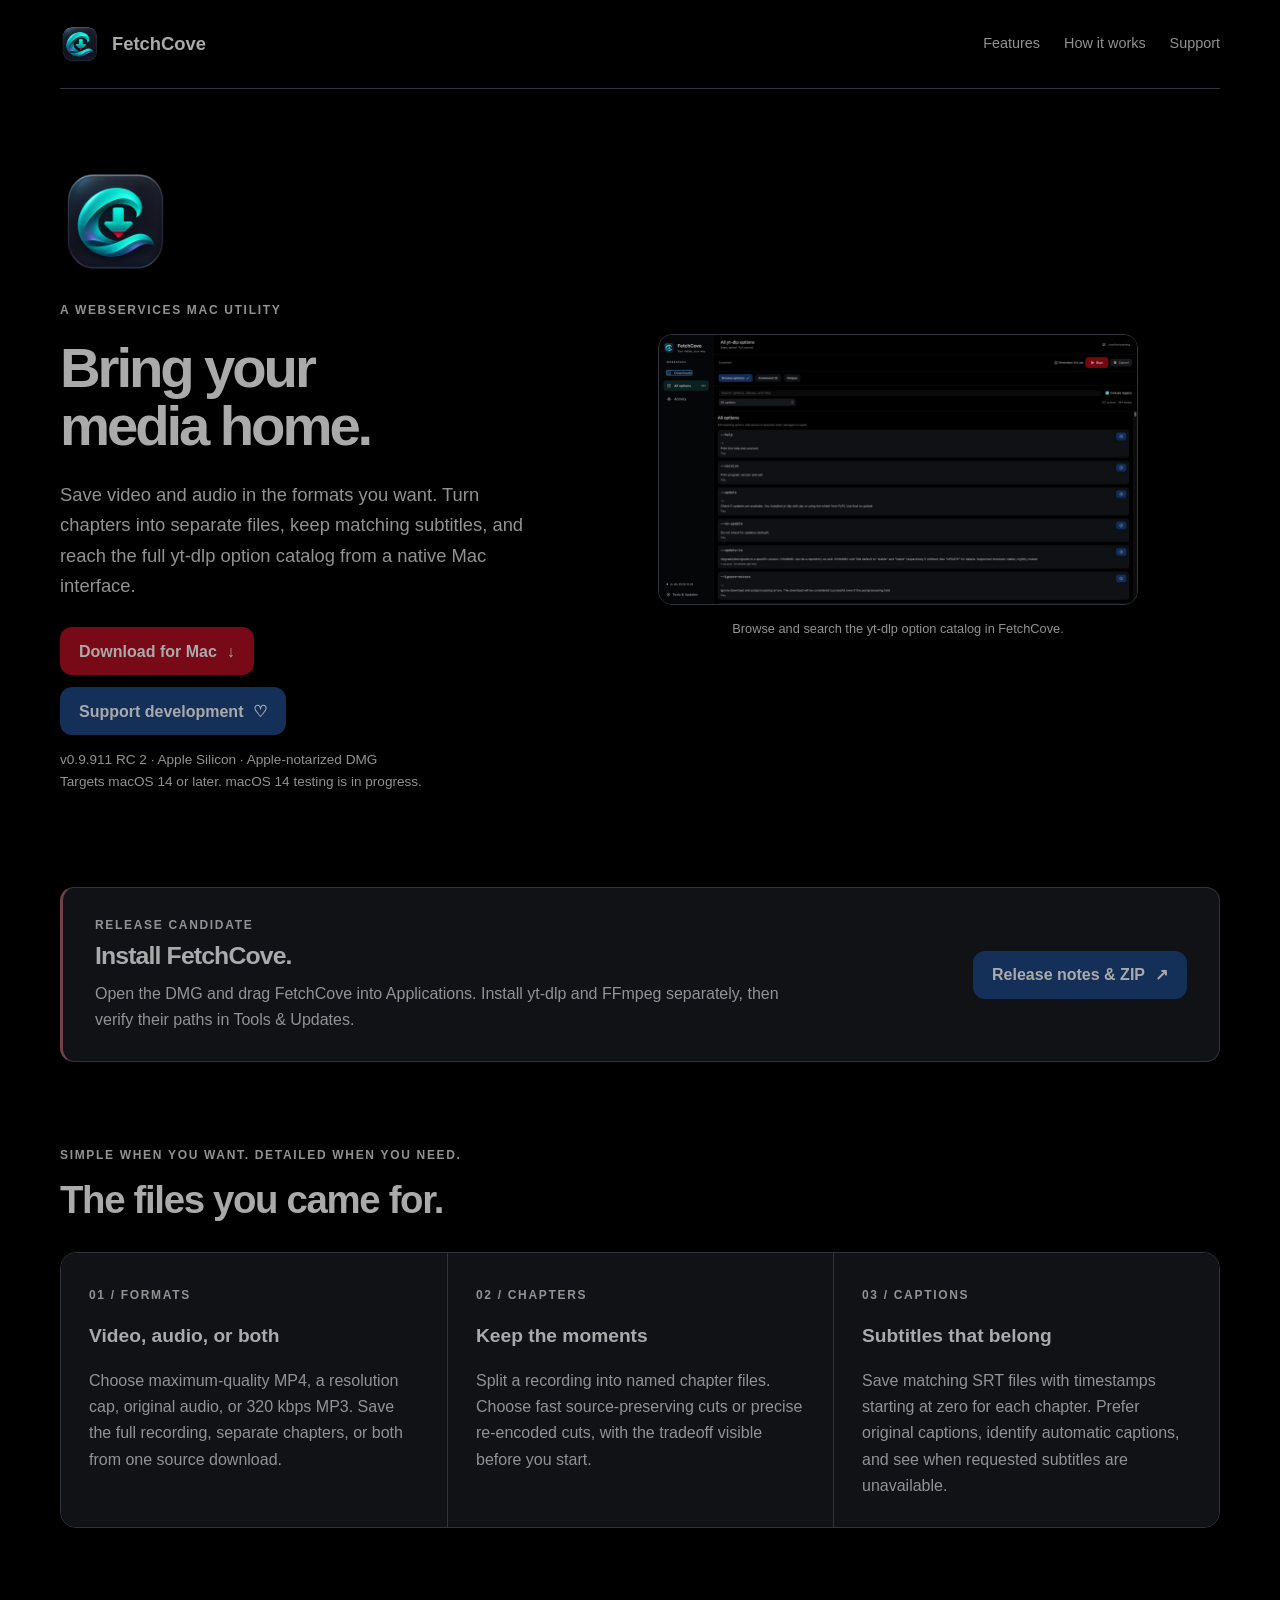
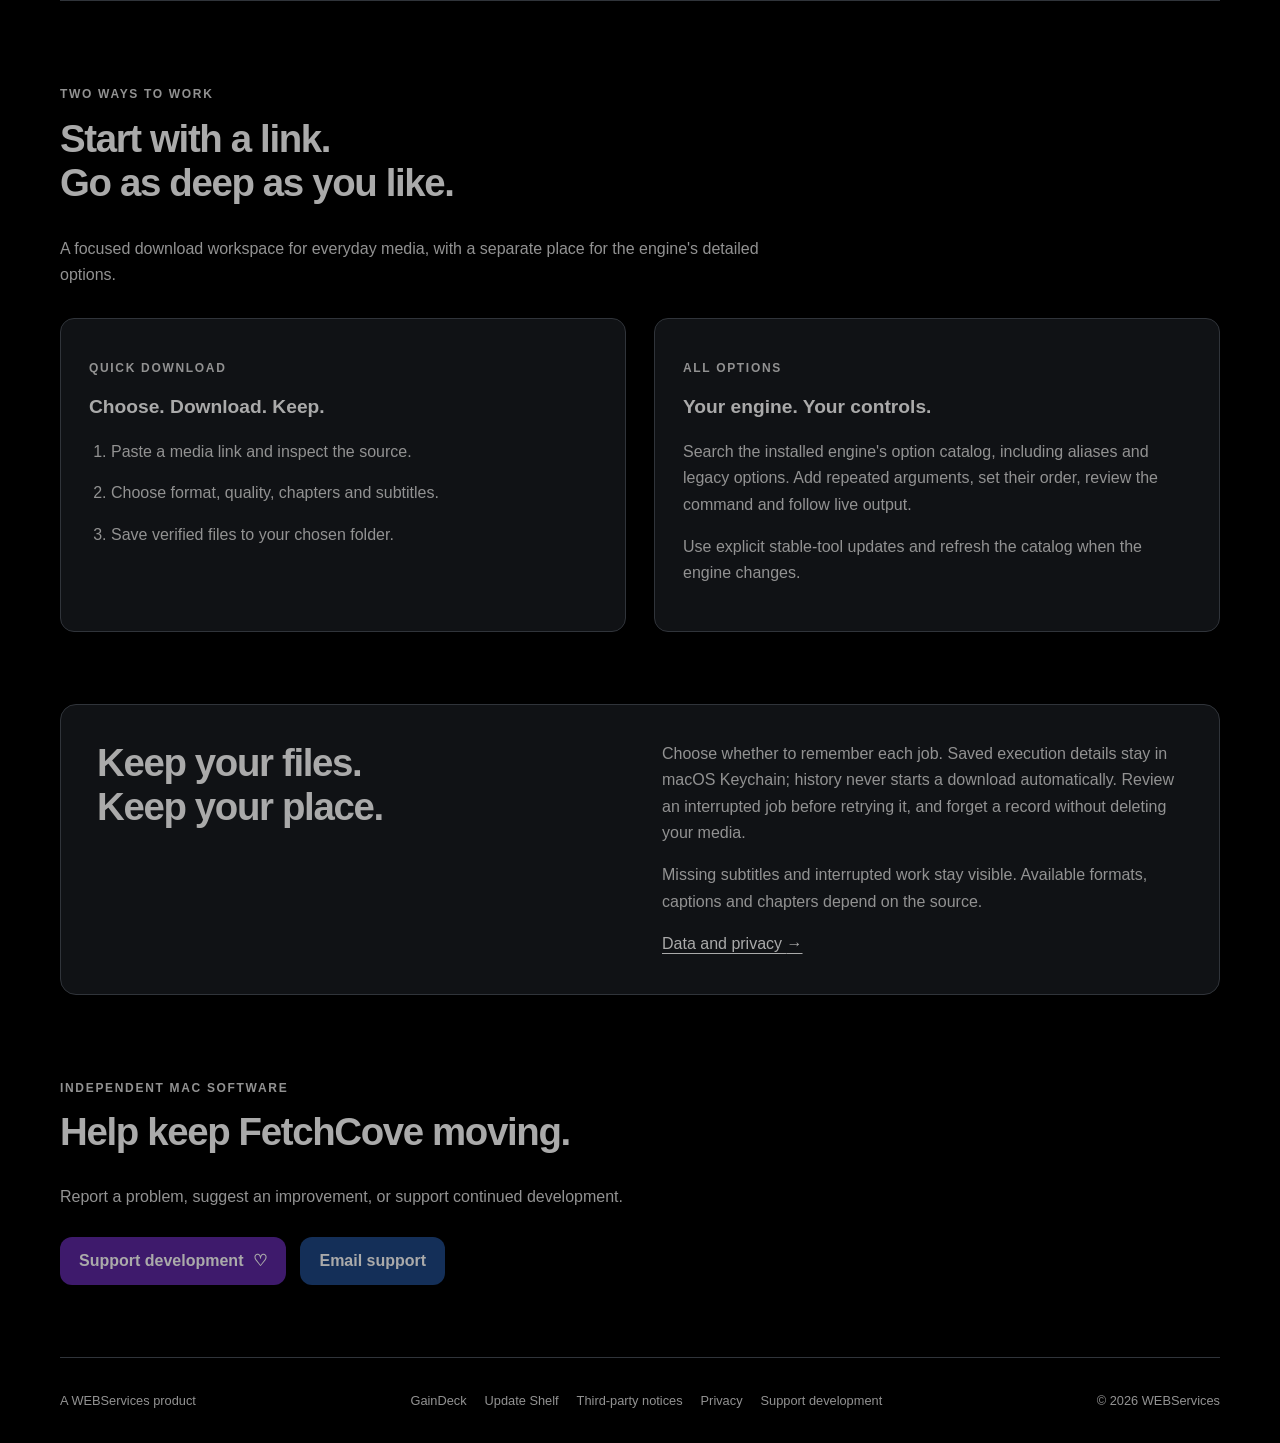
<file: docs/index.html>
<!doctype html>
<html lang="en">
<head>
  <meta charset="utf-8">
  <meta name="viewport" content="width=device-width, initial-scale=1">
  <title>FetchCove — Your media, your way</title>
  <meta name="description" content="A native Mac home for yt-dlp. Save video and audio, split chapters, match subtitles, and work with the full download-engine option catalog.">
  <meta name="theme-color" content="#000000">
  <link rel="icon" href="assets/fetchcove-app-icon.png" type="image/png">
  <link rel="stylesheet" href="styles.css">
</head>
<body>
<a class="skip" href="#main">Skip to content</a>
<header class="wrap site-header">
  <a class="brand" href="./"><img src="assets/fetchcove-app-icon.png" width="40" height="40" alt="">FetchCove</a>
  <nav aria-label="Main navigation"><a href="#features">Features</a><a href="#workflow">How it works</a><a href="#support">Support</a></nav>
</header>
<main id="main" class="wrap">
  <section class="hero" aria-labelledby="hero-title">
    <div class="hero-copy">
      <img class="hero-icon" src="assets/fetchcove-app-icon.png" width="112" height="112" alt="FetchCove app icon">
      <p class="eyebrow">A WEBServices Mac utility</p>
      <h1 id="hero-title">Bring your<br>media home.</h1>
      <p class="intro">Save video and audio in the formats you want. Turn chapters into separate files, keep matching subtitles, and reach the full yt-dlp option catalog from a native Mac interface.</p>
      <div class="actions">
        <a class="button primary" data-release-action="download" href="https://github.com/WEBServices-ORG/FetchCove/releases/download/v0.9.911-rc.2/FetchCove-v0.9.911-rc.2-arm64.dmg">Download for Mac <span aria-hidden="true">↓</span></a>
        <a class="button secondary" href="https://www.paypal.com/ncp/payment/VRVYW4BB3CH3L" target="_blank" rel="noopener noreferrer">Support development <span aria-hidden="true">♡</span></a>
      </div>
      <p class="small">v0.9.911 RC 2 · Apple Silicon · Apple-notarized DMG<br>Targets macOS 14 or later. macOS 14 testing is in progress.</p>
    </div>
    <figure class="hero-art">
      <div class="product-screenshot">
        <img src="assets/fetchcove-all-options-fhd.jpg" width="1920" height="1080" fetchpriority="high" data-app-screenshot alt="FetchCove All options workspace showing the searchable yt-dlp catalog, category picker, and command controls.">
      </div>
      <figcaption>Browse and search the yt-dlp option catalog in FetchCove.</figcaption>
    </figure>
  </section>
  <section id="download" class="release-panel" aria-labelledby="release-title">
    <div><p class="eyebrow">Release candidate</p><h2 id="release-title">Install FetchCove.</h2><p>Open the DMG and drag FetchCove into Applications. Install yt-dlp and FFmpeg separately, then verify their paths in Tools &amp; Updates.</p></div>
    <a class="button secondary" href="https://github.com/WEBServices-ORG/FetchCove/releases/tag/v0.9.911-rc.2">Release notes &amp; ZIP <span aria-hidden="true">↗</span></a>
  </section>
  <section id="features" class="section">
    <p class="eyebrow">Simple when you want. Detailed when you need.</p><h2>The files you came for.</h2>
    <div class="features">
      <article><span class="number">01 / FORMATS</span><h3>Video, audio, or both</h3><p>Choose maximum-quality MP4, a resolution cap, original audio, or 320 kbps MP3. Save the full recording, separate chapters, or both from one source download.</p></article>
      <article><span class="number">02 / CHAPTERS</span><h3>Keep the moments</h3><p>Split a recording into named chapter files. Choose fast source-preserving cuts or precise re-encoded cuts, with the tradeoff visible before you start.</p></article>
      <article><span class="number">03 / CAPTIONS</span><h3>Subtitles that belong</h3><p>Save matching SRT files with timestamps starting at zero for each chapter. Prefer original captions, identify automatic captions, and see when requested subtitles are unavailable.</p></article>
    </div>
  </section>
  <section id="workflow" class="section">
    <p class="eyebrow">Two ways to work</p><h2>Start with a link.<br>Go as deep as you like.</h2>
    <p class="section-intro">A focused download workspace for everyday media, with a separate place for the engine's detailed options.</p>
    <div class="screenshot-grid">
      <article class="detail-card"><p class="eyebrow">Quick download</p><h3>Choose. Download. Keep.</h3><ol><li>Paste a media link and inspect the source.</li><li>Choose format, quality, chapters and subtitles.</li><li>Save verified files to your chosen folder.</li></ol></article>
      <article class="detail-card"><p class="eyebrow">All options</p><h3>Your engine. Your controls.</h3><p>Search the installed engine's option catalog, including aliases and legacy options. Add repeated arguments, set their order, review the command and follow live output.</p><p>Use explicit stable-tool updates and refresh the catalog when the engine changes.</p></article>
    </div>
  </section>
  <section class="quiet-panel">
    <h2>Keep your files.<br>Keep your place.</h2>
    <div><p>Choose whether to remember each job. Saved execution details stay in macOS Keychain; history never starts a download automatically. Review an interrupted job before retrying it, and forget a record without deleting your media.</p><p>Missing subtitles and interrupted work stay visible. Available formats, captions and chapters depend on the source.</p><a href="privacy.html">Data and privacy <span aria-hidden="true">→</span></a></div>
  </section>
  <section id="support" class="section">
    <p class="eyebrow">Independent Mac software</p><h2>Help keep FetchCove moving.</h2><p class="section-intro">Report a problem, suggest an improvement, or support continued development.</p>
    <div class="actions"><a class="button support-accent" href="https://www.paypal.com/ncp/payment/VRVYW4BB3CH3L" target="_blank" rel="noopener noreferrer">Support development <span aria-hidden="true">♡</span></a><a class="button secondary" href="mailto:beacons_mobile_9k@icloud.com">Email support</a></div>
  </section>
</main>
<footer class="wrap site-footer"><span>A WEBServices product</span><nav aria-label="Related products, privacy and support"><a href="https://webservices-org.github.io/gaindeck/">GainDeck</a><a href="https://webservices-org.github.io/update-shelf/">Update Shelf</a><a href="third-party-notices.txt">Third-party notices</a> <a href="privacy.html">Privacy</a><a href="https://www.paypal.com/ncp/payment/VRVYW4BB3CH3L" target="_blank" rel="noopener noreferrer">Support development</a></nav><span>© 2026 WEBServices</span></footer>
</body>
</html>
</file>
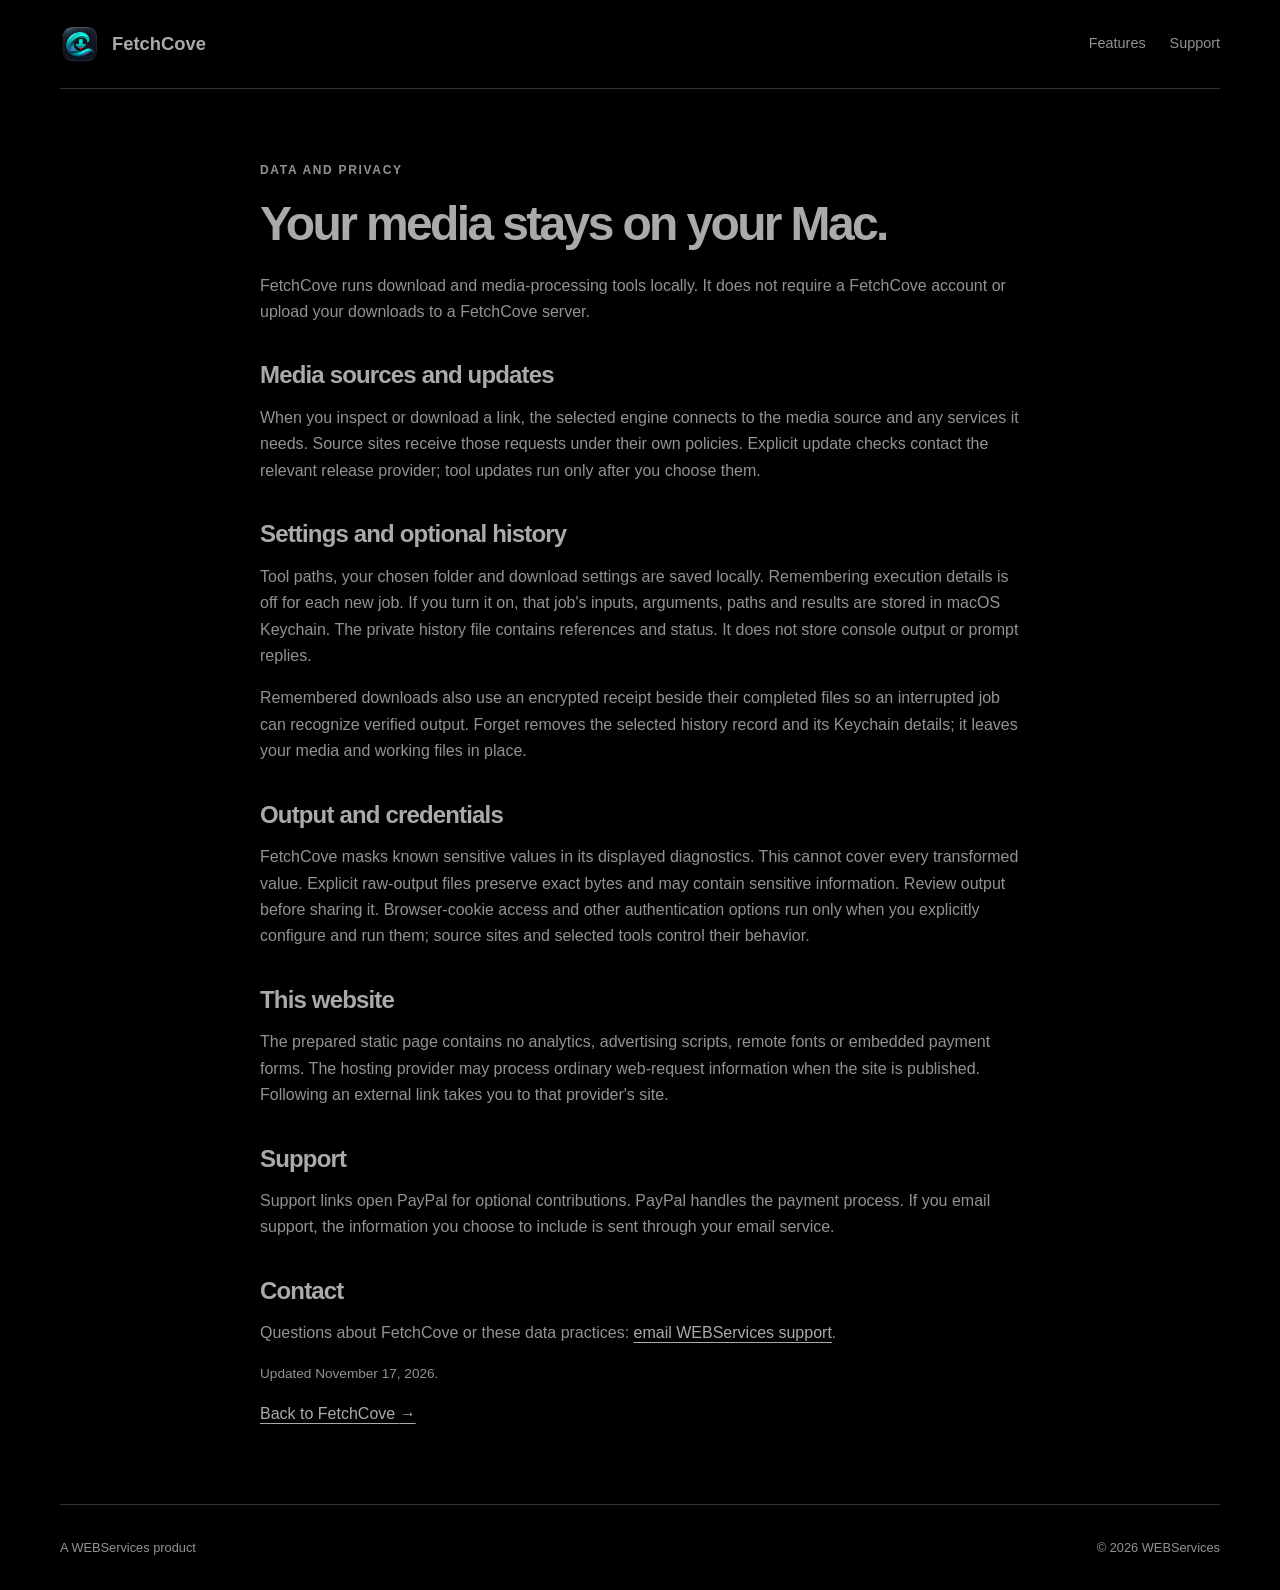
<file: docs/privacy.html>
<!doctype html>
<html lang="en">
<head><meta charset="utf-8"><meta name="viewport" content="width=device-width, initial-scale=1"><title>FetchCove — Data and privacy</title><meta name="description" content="How FetchCove handles local settings, optional job history, media sources and external support payments."><meta name="theme-color" content="#000000"><link rel="icon" href="assets/fetchcove-app-icon.png" type="image/png"><link rel="stylesheet" href="styles.css"></head>
<body>
<a class="skip" href="#main">Skip to content</a>
<header class="wrap site-header"><a class="brand" href="./"><img src="assets/fetchcove-app-icon.png" width="40" height="40" alt="">FetchCove</a><nav aria-label="Main navigation"><a href="index.html#features">Features</a><a href="index.html#support">Support</a></nav></header>
<main id="main" class="wrap prose">
  <p class="eyebrow">Data and privacy</p><h1>Your media stays on your Mac.</h1>
  <p>FetchCove runs download and media-processing tools locally. It does not require a FetchCove account or upload your downloads to a FetchCove server.</p>
  <h2>Media sources and updates</h2><p>When you inspect or download a link, the selected engine connects to the media source and any services it needs. Source sites receive those requests under their own policies. Explicit update checks contact the relevant release provider; tool updates run only after you choose them.</p>
  <h2>Settings and optional history</h2><p>Tool paths, your chosen folder and download settings are saved locally. Remembering execution details is off for each new job. If you turn it on, that job's inputs, arguments, paths and results are stored in macOS Keychain. The private history file contains references and status. It does not store console output or prompt replies.</p>
  <p>Remembered downloads also use an encrypted receipt beside their completed files so an interrupted job can recognize verified output. Forget removes the selected history record and its Keychain details; it leaves your media and working files in place.</p>
  <h2>Output and credentials</h2><p>FetchCove masks known sensitive values in its displayed diagnostics. This cannot cover every transformed value. Explicit raw-output files preserve exact bytes and may contain sensitive information. Review output before sharing it. Browser-cookie access and other authentication options run only when you explicitly configure and run them; source sites and selected tools control their behavior.</p>
  <h2>This website</h2><p>The prepared static page contains no analytics, advertising scripts, remote fonts or embedded payment forms. The hosting provider may process ordinary web-request information when the site is published. Following an external link takes you to that provider's site.</p>
  <h2>Support</h2><p>Support links open PayPal for optional contributions. PayPal handles the payment process. If you email support, the information you choose to include is sent through your email service.</p>
  <h2>Contact</h2><p>Questions about FetchCove or these data practices: <a href="mailto:beacons_mobile_9k@icloud.com">email WEBServices support</a>.</p>
  <p class="small">Updated November 17, 2026.</p><p><a href="index.html">Back to FetchCove <span aria-hidden="true">→</span></a></p>
</main>
<footer class="wrap site-footer"><span>A WEBServices product</span><span>© 2026 WEBServices</span></footer>
</body></html>
</file>
<file: docs/styles.css>
:root {
  color-scheme: dark;
  --bg: #000000;
  --panel: #101215;
  --raised: #171b20;
  --text: #aaaaaa;
  --muted: #929292;
  --line: #30343a;
  --red: #780a17;
  --blue: #142f58;
  --purple: #3e1a6c;
  font-family: -apple-system, BlinkMacSystemFont, "SF Pro Display", "Segoe UI", sans-serif;
}
* { box-sizing: border-box; }
html { scroll-behavior: smooth; scroll-padding-top: 2rem; }
body { margin: 0; background: var(--bg); color: var(--text); line-height: 1.65; -webkit-font-smoothing: antialiased; }
a { color: var(--text); text-underline-offset: .22em; }
a:hover { color: var(--text); text-decoration-thickness: 2px; }
a:focus-visible, button:focus-visible { outline: 3px solid var(--text); outline-offset: 5px; border-radius: 4px; }
.wrap { width: min(1160px, calc(100% - 64px)); margin-inline: auto; }
.skip { position: absolute; top: -100px; left: 20px; z-index: 10; padding: 12px 16px; background: var(--panel); }
.skip:focus { top: 12px; }
.site-header { display: flex; align-items: center; justify-content: space-between; gap: 24px; padding-block: 24px; border-bottom: 1px solid var(--line); }
.brand { display: flex; align-items: center; gap: 12px; color: var(--text); font-size: 1.15rem; font-weight: 750; text-decoration: none; }
.brand img { display: block; border-radius: 9px; }
nav { display: flex; flex-wrap: wrap; gap: 24px; }
nav a { color: var(--muted); text-decoration: none; font-size: .9rem; }
.hero { display: grid; grid-template-columns: .85fr 1.15fr; gap: 40px; align-items: center; padding-block: 76px 80px; }
.hero-copy { min-width: 0; }
.hero-icon { display: block; margin-bottom: 24px; }
.eyebrow, .number { font-size: .75rem; letter-spacing: .14em; text-transform: uppercase; color: var(--muted); font-weight: 700; }
h1 { font-size: clamp(2.8rem, 4.4vw, 4.5rem); line-height: 1.04; letter-spacing: -.055em; margin: 18px 0 24px; }
h2 { font-size: clamp(1.9rem, 3vw, 2.7rem); line-height: 1.15; letter-spacing: -.035em; margin: 12px 0 30px; }
h3 { font-size: 1.2rem; margin: 12px 0; }
.intro { font-size: 1.15rem; color: var(--muted); max-width: 34rem; }
.actions { display: flex; align-items: center; gap: 14px; flex-wrap: wrap; margin-top: 26px; }
.hero-copy .actions { flex-direction: column; align-items: flex-start; gap: 12px; }
.button { display: inline-flex; align-items: center; justify-content: center; gap: 10px; min-height: 48px; padding: 12px 18px; border: 1px solid transparent; border-radius: 12px; color: var(--text); text-decoration: none; font: inherit; font-weight: 650; line-height: 1.35; }
.primary { background: var(--red); }
.secondary { background: var(--blue); }
.support-accent { background: var(--purple); }
.button:hover { color: var(--text); border-color: var(--muted); text-decoration: none; }
.button:disabled { color: var(--text); cursor: not-allowed; opacity: 1; -webkit-text-fill-color: var(--text); }
.button:disabled:hover { border-color: transparent; }
.small { font-size: .85rem; color: var(--muted); }
.hero-art { min-width: 0; width: 100%; max-width: 480px; margin: 0 auto; }
figcaption { text-align: center; color: var(--muted); font-size: .8rem; margin-top: 14px; line-height: 1.5; }
.product-screenshot { display: block; overflow: hidden; border: 1px solid var(--line); border-radius: 14px; box-shadow: 0 24px 70px rgba(0, 0, 0, .45); }
.product-screenshot img { display: block; width: 100%; height: auto; }
.release-panel { display: flex; align-items: center; justify-content: space-between; gap: 32px; padding: 28px 32px; border: 1px solid var(--line); border-left: 3px solid #71414a; border-radius: 14px; background: var(--panel); }
.release-panel h2 { font-size: 1.55rem; margin: 6px 0 10px; }
.release-panel p { max-width: 700px; margin: 0; color: var(--muted); }
.release-panel .button { flex-shrink: 0; }
.section { padding-block: 72px; }
.section + .section { border-top: 1px solid var(--line); }
.features { display: grid; grid-template-columns: repeat(3, minmax(0, 1fr)); border: 1px solid var(--line); border-radius: 16px; overflow: hidden; }
.features article { padding: 28px; background: var(--panel); }
.features article + article { border-left: 1px solid var(--line); }
.features p, .section-intro, .quiet-panel p, .prose p, .detail-card p, .detail-card li { color: var(--muted); }
.features p { margin-bottom: 0; }
.section-intro { max-width: 720px; }
.screenshot-grid { display: grid; grid-template-columns: repeat(2, minmax(0, 1fr)); gap: 28px; margin-top: 30px; }
.detail-card { min-width: 0; padding: 28px; border: 1px solid var(--line); border-radius: 14px; background: var(--panel); }
.detail-card ol { padding-left: 22px; }
.detail-card li + li { margin-top: 15px; }
.quiet-panel { display: grid; grid-template-columns: 1fr 1fr; gap: 44px; padding: 36px; background: var(--panel); border: 1px solid var(--line); border-radius: 16px; }
.quiet-panel h2 { margin: 0; }
.quiet-panel p:first-child { margin-top: 0; }
.site-footer { display: flex; align-items: center; flex-wrap: wrap; gap: 24px; justify-content: space-between; padding-block: 32px; border-top: 1px solid var(--line); font-size: .8rem; color: var(--muted); }
.site-footer nav { gap: 18px; }
.site-footer nav a { font-size: .8rem; }
.prose { max-width: 760px; padding-block: 60px; }
.prose h1 { font-size: 3rem; }
.prose h2 { font-size: 1.5rem; margin-top: 36px; margin-bottom: 16px; }
@media (max-width: 980px) {
  .hero { grid-template-columns: 1fr; gap: 30px; }
  .hero-copy { max-width: 700px; }
  .hero-icon { width: 96px; height: 96px; }
  .release-panel { align-items: flex-start; flex-direction: column; }
  .features { grid-template-columns: 1fr; }
  .features article + article { border-left: 0; border-top: 1px solid var(--line); }
}
@media (max-width: 640px) {
  .screenshot-grid { grid-template-columns: 1fr; }
  .wrap { width: calc(100% - 36px); }
  .site-header { flex-wrap: wrap; gap: 16px; }
  nav { gap: 18px; }
  .hero { padding-block: 44px; }
  h1 { font-size: clamp(2.5rem, 9vw, 3.5rem); }
  .section { padding-block: 44px; }
  .quiet-panel { grid-template-columns: 1fr; padding: 24px; gap: 24px; }
  .release-panel { padding: 24px; }
  .site-footer { align-items: flex-start; flex-direction: column; }
  .prose h1 { font-size: 2.4rem; }
}
@media (prefers-reduced-motion: reduce) { html { scroll-behavior: auto; } }
</file>
